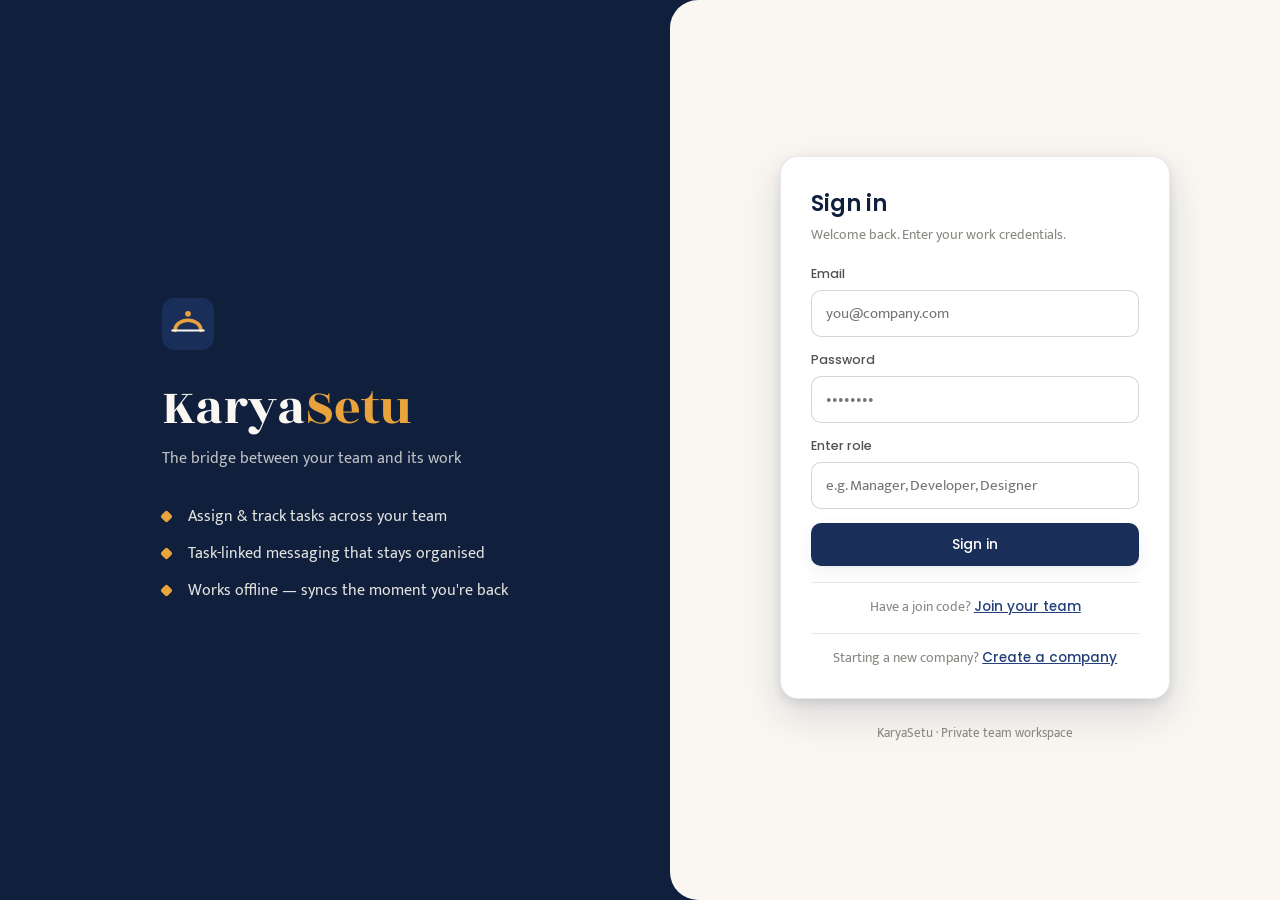
<file: templates/login.html>
<!doctype html>
<html lang="en">
<head>
  <meta charset="utf-8">
  <meta name="viewport" content="width=device-width, initial-scale=1, viewport-fit=cover">
  <title>Sign in · KaryaSetu</title>
  <meta name="theme-color" content="#1A2E5A">
  <link rel="manifest" href="/manifest.webmanifest">
  <link rel="icon" href="/static/icons/favicon.png">
  <link rel="apple-touch-icon" href="/static/icons/apple-touch-icon.png">
  <meta name="apple-mobile-web-app-capable" content="yes">
  <meta name="mobile-web-app-capable" content="yes">
  <link rel="stylesheet" href="/static/css/fonts.css">
  <link rel="stylesheet" href="/static/css/app.css">
</head>
<body class="login-body">
  <main class="login-wrap">
    <section class="login-brand">
      <div class="login-brand-inner">
        <div class="brand-mark" aria-hidden="true">
          <svg viewBox="0 0 48 48" width="52" height="52">
            <rect width="48" height="48" rx="11" fill="#1A2E5A"/>
            <path d="M12 30a12 9.5 0 0 1 24 0" fill="none" stroke="#E8A33D" stroke-width="3.2" stroke-linecap="round"/>
            <line x1="9.5" y1="30" x2="38.5" y2="30" stroke="#FAF7F2" stroke-width="2" stroke-linecap="round"/>
            <circle cx="24" cy="14.5" r="2.6" fill="#E8A33D"/>
          </svg>
        </div>
        <h1 class="brand-word">Karya<span>Setu</span></h1>
        <p class="brand-tag">The bridge between your team and its work</p>
        <ul class="brand-points">
          <li>Assign &amp; track tasks across your team</li>
          <li>Task-linked messaging that stays organised</li>
          <li>Works offline — syncs the moment you're back</li>
        </ul>
      </div>
    </section>

    <section class="login-panel">
      <form id="login-form" class="login-card" autocomplete="on">
        <h2>Sign in</h2>
        <p class="login-sub">Welcome back. Enter your work credentials.</p>
        <label class="field">
          <span>Email</span>
          <input type="email" name="email" required autocomplete="username"
                 placeholder="you@company.com" inputmode="email">
        </label>
        <label class="field">
          <span>Password</span>
          <input type="password" name="password" required autocomplete="current-password"
                 placeholder="••••••••">
        </label>
        <label class="field">
          <span>Enter role</span>
          <input type="text" name="role" required autocomplete="off"
                 spellcheck="false" placeholder="e.g. Manager, Developer, Designer">
        </label>
        <p id="login-error" class="login-error" role="alert" hidden></p>
        <button type="submit" class="btn btn-primary btn-block" id="login-btn">Sign in</button>
        <p class="login-alt">Have a join code?
          <button type="button" id="show-join" class="linklike">Join your team</button></p>
        <p class="login-alt">Starting a new company?
          <a class="linklike" href="/setup">Create a company</a></p>
      </form>

      <form id="join-form" class="login-card" autocomplete="on" hidden>
        <h2>Join your team</h2>
        <p class="login-sub">Create your account using the join code from your manager.</p>
        <label class="field">
          <span>Full name</span>
          <input name="name" required maxlength="120" autocomplete="name">
        </label>
        <label class="field">
          <span>Email</span>
          <input type="email" name="email" required autocomplete="username"
                 placeholder="you@company.com" inputmode="email">
        </label>
        <label class="field">
          <span>Password</span>
          <input type="password" name="password" required minlength="6"
                 autocomplete="new-password" placeholder="At least 6 characters">
        </label>
        <label class="field">
          <span>Select role</span>
          <select name="role">
            <option value="member" selected>Employee</option>
            <option value="manager">Manager / CEO</option>
          </select>
          <small class="field-hint">A manager reviews and confirms your role
            before your account is activated.</small>
        </label>
        <label class="field">
          <span>Join code</span>
          <input name="code" required autocomplete="off" spellcheck="false"
                 placeholder="e.g. WH-4X7K2" style="text-transform:uppercase">
        </label>
        <p id="join-error" class="login-error" role="alert" hidden></p>
        <button type="submit" class="btn btn-primary btn-block" id="join-btn">Create account &amp; join</button>
        <p class="login-alt">Already have an account?
          <button type="button" id="show-login" class="linklike">Sign in</button></p>
      </form>
      <p class="login-foot">KaryaSetu · Private team workspace</p>
    </section>
  </main>

  <script nonce="{{ csp_nonce }}">
    const form = document.getElementById('login-form');
    const err = document.getElementById('login-error');
    const btn = document.getElementById('login-btn');

    form.addEventListener('submit', async (e) => {
      e.preventDefault();
      err.hidden = true;
      btn.disabled = true;
      btn.textContent = 'Signing in…';
      try {
        const res = await fetch('/api/login', {
          method: 'POST',
          headers: { 'Content-Type': 'application/json', 'X-KS': '1' },
          body: JSON.stringify({ email: form.email.value, password: form.password.value,
                                 role: form.role.value })
        });
        if (res.ok) {
          location.href = '/';
          return;
        }
        const data = await res.json().catch(() => ({}));
        if (res.status === 429) {
          err.textContent = 'Too many failed attempts. Please try again in 15 minutes.';
        } else if (res.status === 403 && data.error === 'pending_approval') {
          err.textContent = data.detail ||
            'Your account is waiting for a manager to approve it.';
        } else if (res.status === 401) {
          err.textContent = 'Incorrect email or password.';
        } else {
          err.textContent = 'Could not sign in. Please try again.';
        }
        err.hidden = false;
      } catch {
        err.textContent = navigator.onLine
          ? 'Could not reach the server. Is it running?'
          : 'You are offline. Connect to the internet to sign in.';
        err.hidden = false;
      }
      btn.disabled = false;
      btn.textContent = 'Sign in';
    });

    // Join-your-team flow
    const joinForm = document.getElementById('join-form');
    const joinErr = document.getElementById('join-error');
    const joinBtn = document.getElementById('join-btn');
    document.getElementById('show-join').addEventListener('click', () => {
      form.hidden = true;
      joinForm.hidden = false;
      joinForm.name.focus();
    });
    document.getElementById('show-login').addEventListener('click', () => {
      joinForm.hidden = true;
      form.hidden = false;
    });

    joinForm.addEventListener('submit', async (e) => {
      e.preventDefault();
      joinErr.hidden = true;
      joinBtn.disabled = true;
      joinBtn.textContent = 'Creating account…';
      try {
        const res = await fetch('/api/join', {
          method: 'POST',
          headers: { 'Content-Type': 'application/json', 'X-KS': '1' },
          body: JSON.stringify({
            name: joinForm.name.value, email: joinForm.email.value,
            password: joinForm.password.value, code: joinForm.code.value,
            role: joinForm.role.value,
          })
        });
        const data = await res.json().catch(() => ({}));
        if (res.ok) {
          // Account is created but PENDING a manager's approval — don't sign in.
          const company = data.company ? String(data.company) : 'your team';
          joinForm.innerHTML =
            '<h2>Request sent</h2>' +
            '<p class="login-sub">Your request to join <b>' +
            company.replace(/</g, '&lt;') + '</b> has been sent to the ' +
            'manager. You’ll be able to sign in as soon as they approve you.</p>' +
            '<button type="button" class="btn btn-primary btn-block" ' +
            'id="back-to-login">Back to sign in</button>';
          document.getElementById('back-to-login').addEventListener('click', () => {
            location.reload();
          });
          return;
        }
        if (res.status === 403 && data.error === 'bad_code') {
          joinErr.textContent = 'Incorrect join code. Please check it with your manager.';
        } else if (res.status === 429) {
          joinErr.textContent = 'Too many attempts. Please try again in 15 minutes.';
        } else {
          joinErr.textContent = data.detail || 'Could not create the account. Please try again.';
        }
        joinErr.hidden = false;
      } catch {
        joinErr.textContent = navigator.onLine
          ? 'Could not reach the server. Please try again.'
          : 'You are offline. Connect to the internet to join.';
        joinErr.hidden = false;
      }
      joinBtn.disabled = false;
      joinBtn.textContent = 'Create account & join';
    });

    if ('serviceWorker' in navigator) {
      navigator.serviceWorker.register('/sw.js').catch(() => {});
    }
  </script>
</body>
</html>
</file>
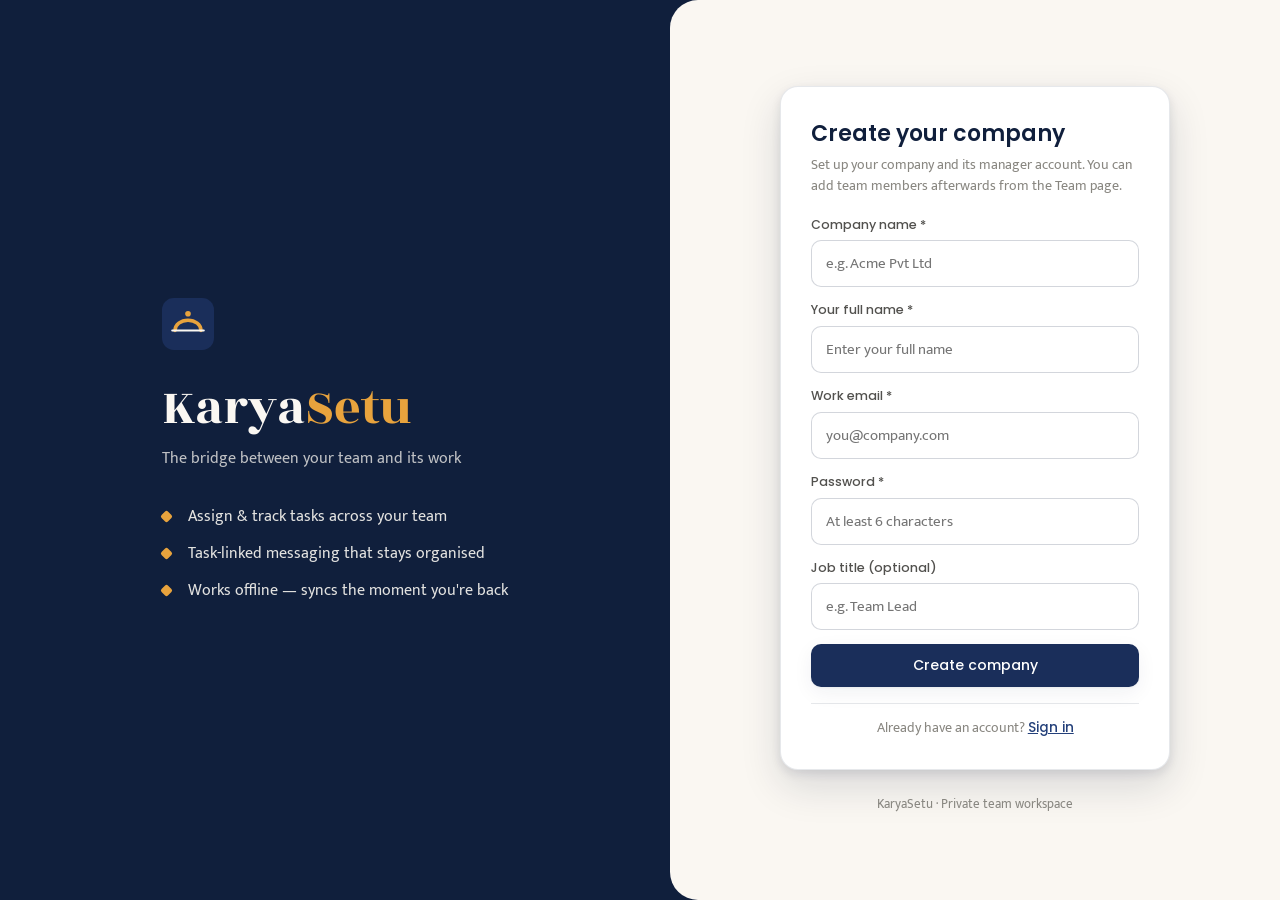
<file: templates/setup.html>
<!doctype html>
<html lang="en">
<head>
  <meta charset="utf-8">
  <meta name="viewport" content="width=device-width, initial-scale=1, viewport-fit=cover">
  <title>Set up · KaryaSetu</title>
  <meta name="theme-color" content="#1A2E5A">
  <link rel="manifest" href="/manifest.webmanifest">
  <link rel="icon" href="/static/icons/favicon.png">
  <link rel="apple-touch-icon" href="/static/icons/apple-touch-icon.png">
  <link rel="stylesheet" href="/static/css/fonts.css">
  <link rel="stylesheet" href="/static/css/app.css">
</head>
<body class="login-body">
  <main class="login-wrap">
    <section class="login-brand">
      <div class="login-brand-inner">
        <div class="brand-mark" aria-hidden="true">
          <svg viewBox="0 0 48 48" width="52" height="52">
            <rect width="48" height="48" rx="11" fill="#1A2E5A"/>
            <path d="M12 30a12 9.5 0 0 1 24 0" fill="none" stroke="#E8A33D" stroke-width="3.2" stroke-linecap="round"/>
            <line x1="9.5" y1="30" x2="38.5" y2="30" stroke="#FAF7F2" stroke-width="2" stroke-linecap="round"/>
            <circle cx="24" cy="14.5" r="2.6" fill="#E8A33D"/>
          </svg>
        </div>
        <h1 class="brand-word">Karya<span>Setu</span></h1>
        <p class="brand-tag">The bridge between your team and its work</p>
        <ul class="brand-points">
          <li>Assign &amp; track tasks across your team</li>
          <li>Task-linked messaging that stays organised</li>
          <li>Works offline — syncs the moment you're back</li>
        </ul>
      </div>
    </section>

    <section class="login-panel">
      <form id="setup-form" class="login-card" autocomplete="on">
        <h2>Create your company</h2>
        <p class="login-sub">Set up your company and its manager account. You can add team members afterwards from the Team page.</p>
        <label class="field">
          <span>Company name *</span>
          <input name="company" required maxlength="160" placeholder="e.g. Acme Pvt Ltd" autocomplete="organization">
        </label>
        <label class="field">
          <span>Your full name *</span>
          <input name="name" required maxlength="120" placeholder="Enter your full name" autocomplete="name">
        </label>
        <label class="field">
          <span>Work email *</span>
          <input type="email" name="email" required autocomplete="username" placeholder="you@company.com" inputmode="email">
        </label>
        <label class="field">
          <span>Password *</span>
          <input type="password" name="password" required minlength="6" autocomplete="new-password" placeholder="At least 6 characters">
        </label>
        <label class="field">
          <span>Job title (optional)</span>
          <input name="title" maxlength="120" placeholder="e.g. Team Lead">
        </label>
        <p id="setup-error" class="login-error" role="alert" hidden></p>
        <button type="submit" class="btn btn-primary btn-block" id="setup-btn">Create company</button>
        <p class="login-alt">Already have an account?
          <a class="linklike" href="/login">Sign in</a></p>
      </form>
      <p class="login-foot">KaryaSetu · Private team workspace</p>
    </section>
  </main>

  <script nonce="{{ csp_nonce }}">
    const form = document.getElementById('setup-form');
    const err = document.getElementById('setup-error');
    const btn = document.getElementById('setup-btn');

    form.addEventListener('submit', async (e) => {
      e.preventDefault();
      err.hidden = true;
      btn.disabled = true;
      btn.textContent = 'Creating…';
      try {
        const res = await fetch('/api/setup', {
          method: 'POST',
          headers: { 'Content-Type': 'application/json', 'X-KS': '1' },
          body: JSON.stringify({
            company: form.company.value, name: form.name.value,
            email: form.email.value, password: form.password.value,
            title: form.title.value,
          })
        });
        const data = await res.json().catch(() => ({}));
        if (res.ok) { location.href = '/'; return; }
        err.textContent = data.detail || (res.status === 409
          ? 'That email is already registered. Please sign in.'
          : 'Could not create the company. Please try again.');
        err.hidden = false;
      } catch {
        err.textContent = 'Could not reach the server. Is it running?';
        err.hidden = false;
      }
      btn.disabled = false;
      btn.textContent = 'Create company';
    });

    if ('serviceWorker' in navigator) {
      navigator.serviceWorker.register('/sw.js').catch(() => {});
    }
  </script>
</body>
</html>
</file>
<file: static/css/fonts.css>
/* Self-hosted Google Fonts (latin subset) — see fetch_fonts.py */
/* Poppins 400 latin */
@font-face {
  font-family: 'Poppins';
  font-style: normal;
  font-weight: 400;
  font-display: swap;
  src: url(/static/fonts/poppins-400.woff2) format('woff2');
  unicode-range: U+0000-00FF, U+0131, U+0152-0153, U+02BB-02BC, U+02C6, U+02DA, U+02DC, U+0304, U+0308, U+0329, U+2000-206F, U+20AC, U+2122, U+2191, U+2193, U+2212, U+2215, U+FEFF, U+FFFD;
}
/* Poppins 500 latin */
@font-face {
  font-family: 'Poppins';
  font-style: normal;
  font-weight: 500;
  font-display: swap;
  src: url(/static/fonts/poppins-500.woff2) format('woff2');
  unicode-range: U+0000-00FF, U+0131, U+0152-0153, U+02BB-02BC, U+02C6, U+02DA, U+02DC, U+0304, U+0308, U+0329, U+2000-206F, U+20AC, U+2122, U+2191, U+2193, U+2212, U+2215, U+FEFF, U+FFFD;
}
/* Poppins 600 latin */
@font-face {
  font-family: 'Poppins';
  font-style: normal;
  font-weight: 600;
  font-display: swap;
  src: url(/static/fonts/poppins-600.woff2) format('woff2');
  unicode-range: U+0000-00FF, U+0131, U+0152-0153, U+02BB-02BC, U+02C6, U+02DA, U+02DC, U+0304, U+0308, U+0329, U+2000-206F, U+20AC, U+2122, U+2191, U+2193, U+2212, U+2215, U+FEFF, U+FFFD;
}
/* Poppins 700 latin */
@font-face {
  font-family: 'Poppins';
  font-style: normal;
  font-weight: 700;
  font-display: swap;
  src: url(/static/fonts/poppins-700.woff2) format('woff2');
  unicode-range: U+0000-00FF, U+0131, U+0152-0153, U+02BB-02BC, U+02C6, U+02DA, U+02DC, U+0304, U+0308, U+0329, U+2000-206F, U+20AC, U+2122, U+2191, U+2193, U+2212, U+2215, U+FEFF, U+FFFD;
}
/* Mukta 400 latin */
@font-face {
  font-family: 'Mukta';
  font-style: normal;
  font-weight: 400;
  font-display: swap;
  src: url(/static/fonts/mukta-400.woff2) format('woff2');
  unicode-range: U+0000-00FF, U+0131, U+0152-0153, U+02BB-02BC, U+02C6, U+02DA, U+02DC, U+0304, U+0308, U+0329, U+2000-206F, U+20AC, U+2122, U+2191, U+2193, U+2212, U+2215, U+FEFF, U+FFFD;
}
/* Mukta 500 latin */
@font-face {
  font-family: 'Mukta';
  font-style: normal;
  font-weight: 500;
  font-display: swap;
  src: url(/static/fonts/mukta-500.woff2) format('woff2');
  unicode-range: U+0000-00FF, U+0131, U+0152-0153, U+02BB-02BC, U+02C6, U+02DA, U+02DC, U+0304, U+0308, U+0329, U+2000-206F, U+20AC, U+2122, U+2191, U+2193, U+2212, U+2215, U+FEFF, U+FFFD;
}
/* Mukta 600 latin */
@font-face {
  font-family: 'Mukta';
  font-style: normal;
  font-weight: 600;
  font-display: swap;
  src: url(/static/fonts/mukta-600.woff2) format('woff2');
  unicode-range: U+0000-00FF, U+0131, U+0152-0153, U+02BB-02BC, U+02C6, U+02DA, U+02DC, U+0304, U+0308, U+0329, U+2000-206F, U+20AC, U+2122, U+2191, U+2193, U+2212, U+2215, U+FEFF, U+FFFD;
}
/* Mukta 700 latin */
@font-face {
  font-family: 'Mukta';
  font-style: normal;
  font-weight: 700;
  font-display: swap;
  src: url(/static/fonts/mukta-700.woff2) format('woff2');
  unicode-range: U+0000-00FF, U+0131, U+0152-0153, U+02BB-02BC, U+02C6, U+02DA, U+02DC, U+0304, U+0308, U+0329, U+2000-206F, U+20AC, U+2122, U+2191, U+2193, U+2212, U+2215, U+FEFF, U+FFFD;
}
/* Rozha One 400 latin */
@font-face {
  font-family: 'Rozha One';
  font-style: normal;
  font-weight: 400;
  font-display: swap;
  src: url(/static/fonts/rozha-one-400.woff2) format('woff2');
  unicode-range: U+0000-00FF, U+0131, U+0152-0153, U+02BB-02BC, U+02C6, U+02DA, U+02DC, U+0304, U+0308, U+0329, U+2000-206F, U+20AC, U+2122, U+2191, U+2193, U+2212, U+2215, U+FEFF, U+FFFD;
}
</file>
<file: static/css/app.css>
/* ============================================================
   KaryaSetu — corporate design system
   Palette: deep indigo + marigold + peacock on warm ivory.
   Type: Poppins (headings/UI) · Mukta (body) · Rozha One (brand)
   Status colors follow the validated data-viz status palette and
   always ship with an icon + label, never color alone.
   ============================================================ */

:root {
  --indigo-900: #101F3C;
  --indigo-700: #1A2E5A;
  --indigo-600: #24407A;
  --indigo-500: #2E529B;
  --indigo-100: #E3E9F4;
  --indigo-50:  #EEF2F9;

  --marigold-600: #C77F1A;
  --marigold-500: #E8A33D;
  --marigold-100: #FBEED8;

  --peacock-700: #0B5348;
  --peacock-600: #0F6B5C;
  --peacock-100: #DDEEEA;

  --page: #FAF7F2;
  --surface: #FFFFFF;
  --surface-2: #F5F1EA;
  --hairline: rgba(16, 31, 60, 0.10);
  --hairline-strong: rgba(16, 31, 60, 0.18);

  --ink: #1C2436;
  --ink-2: #52514E;
  --ink-3: #898781;

  --st-good: #0ca30c;
  --st-good-ink: #0A6B0A;
  --st-good-bg: #E5F5E5;
  --st-warning: #fab219;
  --st-warning-ink: #8A5C00;
  --st-warning-bg: #FEF4DC;
  --st-serious: #ec835a;
  --st-serious-ink: #A8502B;
  --st-serious-bg: #FDEEE7;
  --st-critical: #d03b3b;
  --st-critical-ink: #B32E2E;
  --st-critical-bg: #FBE7E7;
  --series-blue: #2a78d6;
  --series-blue-ink: #1C5CAB;
  --series-blue-bg: #E7F0FB;

  --radius: 14px;
  --radius-sm: 10px;
  --shadow: 0 1px 2px rgba(16,31,60,.05), 0 6px 20px rgba(16,31,60,.06);
  --shadow-lg: 0 4px 10px rgba(16,31,60,.10), 0 16px 40px rgba(16,31,60,.14);

  --font-head: 'Poppins', 'Segoe UI', system-ui, sans-serif;
  --font-body: 'Mukta', 'Segoe UI', system-ui, sans-serif;
  --font-display: 'Rozha One', Georgia, serif;
}

* { box-sizing: border-box; }
html { -webkit-text-size-adjust: 100%; }

body {
  margin: 0;
  font-family: var(--font-body);
  font-size: 16px;
  line-height: 1.5;
  color: var(--ink);
  background-color: var(--page);
  -webkit-font-smoothing: antialiased;
}

h1, h2, h3, h4 { font-family: var(--font-head); margin: 0; }
p { margin: 0; }
a { color: inherit; text-decoration: none; }
button { font-family: inherit; cursor: pointer; }
dl, dt, dd { margin: 0; }

.icon {
  width: 18px; height: 18px;
  fill: none; stroke: currentColor;
  stroke-width: 2; stroke-linecap: round; stroke-linejoin: round;
  flex-shrink: 0;
  vertical-align: -3px;
}
.muted { color: var(--ink-3); }

::-webkit-scrollbar { width: 10px; height: 10px; }
::-webkit-scrollbar-thumb { background: rgba(16,31,60,.16); border-radius: 8px; border: 3px solid transparent; background-clip: content-box; }
::-webkit-scrollbar-track { background: transparent; }

:focus-visible { outline: 2px solid var(--indigo-500); outline-offset: 2px; border-radius: 4px; }

/* ---------------------------------------------------------- topbar */

.topbar {
  position: sticky; top: 0; z-index: 40;
  display: flex; align-items: center; justify-content: space-between;
  height: 64px; padding: 0 20px;
  background: var(--surface);
  border-bottom: 1px solid var(--hairline);
}

.brand { display: inline-flex; align-items: center; gap: 10px; }
.brand-logo { width: 34px; height: 34px; border-radius: 9px; }
.brand-name {
  font-family: var(--font-head); font-weight: 700; font-size: 19px;
  color: var(--indigo-900); letter-spacing: .2px;
}
.brand-name b { color: var(--marigold-600); font-weight: 700; }

.topbar-right { display: flex; align-items: center; gap: 10px; }

.sync-pill {
  display: inline-flex; align-items: center; gap: 6px;
  padding: 6px 12px; border: 1px solid var(--hairline); border-radius: 999px;
  font-family: var(--font-head); font-size: 12px; font-weight: 500;
  background: var(--surface); color: var(--ink-2);
}
.sync-pill .icon { width: 14px; height: 14px; }
.sync-pill.online  { background: var(--peacock-100); color: var(--peacock-700); border-color: transparent; }
.sync-pill.offline { background: var(--surface-2); color: var(--ink-2); }
.sync-pill.syncing { background: var(--series-blue-bg); color: var(--series-blue-ink); border-color: transparent; }
.sync-pill.syncing .icon { animation: spin 1.1s linear infinite; }
.sync-pill.pending { background: var(--st-warning-bg); color: var(--st-warning-ink); border-color: transparent; }
.sync-pill.synced  { background: var(--st-good-bg); color: var(--st-good-ink); border-color: transparent; }
@keyframes spin { to { transform: rotate(360deg); } }
@media (prefers-reduced-motion: reduce) { .sync-pill.syncing .icon { animation: none; } }

.iconbtn {
  position: relative;
  display: inline-flex; align-items: center; justify-content: center;
  width: 40px; height: 40px; border-radius: 12px;
  border: none; background: transparent; color: var(--ink-2);
}
.iconbtn:hover { background: var(--indigo-50); color: var(--indigo-700); }
.badge {
  position: absolute; top: 4px; right: 3px;
  min-width: 17px; height: 17px; padding: 0 4px;
  border-radius: 999px; background: var(--st-critical); color: #fff;
  font-family: var(--font-head); font-size: 10px; font-weight: 600;
  line-height: 17px; text-align: center;
  border: 2px solid var(--surface);
}

.avatar-wrap { position: relative; }
.avatar {
  width: 38px; height: 38px; border-radius: 50%;
  border: 2px solid var(--surface);
  box-shadow: 0 0 0 1px var(--hairline);
  font-family: var(--font-head); font-weight: 600; font-size: 13px;
  display: inline-flex; align-items: center; justify-content: center;
}
.dropdown {
  position: absolute; right: 0; top: calc(100% + 10px);
  min-width: 230px; background: var(--surface);
  border: 1px solid var(--hairline); border-radius: var(--radius);
  box-shadow: var(--shadow-lg); padding: 6px; z-index: 60;
}
.dropdown-head { padding: 10px 12px 12px; border-bottom: 1px solid var(--hairline); margin-bottom: 6px; display: grid; }
.dropdown-head strong { font-family: var(--font-head); font-size: 14px; }
.dropdown-head span { font-size: 13px; }
.dropdown-item {
  display: flex; align-items: center; gap: 10px;
  width: 100%; padding: 10px 12px; border: none; background: none;
  border-radius: var(--radius-sm);
  font-family: var(--font-head); font-size: 13px; font-weight: 500; color: var(--ink);
  text-align: left;
}
.dropdown-item:hover { background: var(--indigo-50); }
.dropdown-item.danger { color: var(--st-critical-ink); }
.dropdown-item.danger:hover { background: var(--st-critical-bg); }

/* ---------------------------------------------------------- layout & nav */

.layout {
  display: grid; grid-template-columns: 236px minmax(0, 1fr);
  min-height: calc(100dvh - 64px);
}

.sidenav {
  padding: 18px 12px;
  border-right: 1px solid var(--hairline);
  background: var(--surface);
  display: flex; flex-direction: column; gap: 4px;
  position: sticky; top: 64px; height: calc(100dvh - 64px);
}
.nav-item {
  display: flex; align-items: center; gap: 12px;
  padding: 11px 14px; border-radius: var(--radius-sm);
  font-family: var(--font-head); font-size: 14px; font-weight: 500;
  color: var(--ink-2); position: relative;
}
.nav-item:hover { background: var(--indigo-50); color: var(--indigo-700); }
.nav-item.active { background: var(--indigo-50); color: var(--indigo-700); }
.nav-item.active::before {
  content: ''; position: absolute; left: -12px; top: 8px; bottom: 8px;
  width: 3px; border-radius: 3px; background: var(--marigold-500);
}
.nav-badge {
  margin-left: auto; min-width: 20px; height: 20px; padding: 0 6px;
  border-radius: 999px; background: var(--marigold-500); color: var(--indigo-900);
  font-size: 11px; font-weight: 600; line-height: 20px; text-align: center;
}
.nav-cta {
  margin-top: 14px;
  display: flex; align-items: center; justify-content: center; gap: 8px;
  padding: 12px 14px; border-radius: var(--radius-sm);
  background: var(--indigo-700); color: #fff;
  font-family: var(--font-head); font-size: 14px; font-weight: 500;
  box-shadow: var(--shadow);
}
.nav-cta:hover { background: var(--indigo-600); }

.view { padding: 26px 30px 40px; max-width: 1240px; width: 100%; margin: 0 auto; min-width: 0; }
.view-loading { padding: 60px 0; text-align: center; color: var(--ink-3); font-family: var(--font-head); }

/* ---------------------------------------------------------- common elements */

.view-head {
  display: flex; align-items: flex-start; justify-content: space-between;
  gap: 16px; margin-bottom: 22px; flex-wrap: wrap;
}
.view-title { font-size: 24px; font-weight: 600; color: var(--indigo-900); }
.page-sub { font-size: 14px; color: var(--ink-3); margin-top: 2px; }

.card {
  background: var(--surface);
  border: 1px solid var(--hairline);
  border-radius: var(--radius);
  box-shadow: var(--shadow);
  padding: 20px;
  margin-bottom: 18px;
}
.card-title {
  display: flex; align-items: center; gap: 8px;
  font-size: 15px; font-weight: 600; color: var(--indigo-900);
  margin-bottom: 14px;
}
.card-title .icon { width: 16px; height: 16px; color: var(--marigold-600); }
.card-note { margin-left: auto; font-size: 12px; font-weight: 500; color: var(--ink-3); }

.btn {
  display: inline-flex; align-items: center; justify-content: center; gap: 8px;
  padding: 10px 18px; border-radius: var(--radius-sm);
  font-family: var(--font-head); font-size: 14px; font-weight: 500;
  border: 1px solid transparent; transition: background .15s, border-color .15s;
  white-space: nowrap;
}
.btn .icon { width: 16px; height: 16px; }
.btn-primary { background: var(--indigo-700); color: #fff; box-shadow: var(--shadow); }
.btn-primary:hover { background: var(--indigo-600); }
.btn-ghost { background: var(--surface); color: var(--ink); border-color: var(--hairline-strong); }
.btn-ghost:hover { background: var(--indigo-50); border-color: var(--indigo-100); }
.btn-block { width: 100%; }
.btn-sm { padding: 7px 12px; font-size: 13px; }
.btn:disabled { opacity: .6; cursor: default; }

.action-row { display: flex; gap: 10px; flex-wrap: wrap; margin-top: 14px; }
.backlink {
  display: inline-flex; align-items: center; gap: 6px;
  font-family: var(--font-head); font-size: 13px; font-weight: 500;
  color: var(--ink-3); margin-bottom: 14px;
}
.backlink:hover { color: var(--indigo-700); }

/* chips — status & priority (icon + label, never color alone) */
.chip {
  display: inline-flex; align-items: center; gap: 5px;
  padding: 4px 10px; border-radius: 999px;
  font-family: var(--font-head); font-size: 12px; font-weight: 500;
  background: var(--surface-2); color: var(--ink-2);
  white-space: nowrap;
}
.chip .icon { width: 13px; height: 13px; }
.chip.st-pending   { background: var(--surface-2); color: var(--ink-2); }
.chip.st-progress  { background: var(--series-blue-bg); color: var(--series-blue-ink); }
.chip.st-completed { background: var(--st-good-bg); color: var(--st-good-ink); }
.chip.st-overdue   { background: var(--st-critical-bg); color: var(--st-critical-ink); }
.chip.pr-low    { background: var(--surface-2); color: var(--ink-2); }
.chip.pr-medium { background: var(--indigo-50); color: var(--indigo-600); }
.chip.pr-high   { background: var(--st-serious-bg); color: var(--st-serious-ink); }
.chip.pr-urgent { background: var(--st-critical-bg); color: var(--st-critical-ink); }
.chip.due { background: var(--surface-2); color: var(--ink-2); }
.chip.due-soon { background: var(--st-warning-bg); color: var(--st-warning-ink); }
.chip.due-over { background: var(--st-critical-bg); color: var(--st-critical-ink); }
.chip.pending-sync { background: var(--marigold-100); color: var(--marigold-600); }
.chip.role-mgr { background: var(--marigold-100); color: var(--marigold-600); }
.chip.role-member { background: var(--indigo-50); color: var(--indigo-600); }
.chip.role-pending { background: var(--marigold-100); color: var(--marigold-600); }

.av {
  display: inline-flex; align-items: center; justify-content: center;
  width: 36px; height: 36px; border-radius: 50%;
  font-family: var(--font-head); font-weight: 600; font-size: 13px;
  flex-shrink: 0;
}
.av-xs { width: 24px; height: 24px; font-size: 10px; }
.av-sm { width: 30px; height: 30px; font-size: 11px; }
.av-md { width: 40px; height: 40px; font-size: 14px; }
.av-lg { width: 48px; height: 48px; font-size: 16px; }
.av-task { background: var(--indigo-100); color: var(--indigo-700); }
.av-task .icon { width: 18px; height: 18px; }

.person { display: inline-flex; align-items: center; gap: 7px; font-size: 14px; }

.online-dot {
  display: inline-block; width: 8px; height: 8px; border-radius: 50%;
  background: var(--st-good); margin-left: 6px;
  box-shadow: 0 0 0 2px var(--surface);
}
.unread-dot {
  min-width: 19px; height: 19px; padding: 0 5px; border-radius: 999px;
  background: var(--marigold-500); color: var(--indigo-900);
  font-family: var(--font-head); font-size: 11px; font-weight: 600;
  line-height: 19px; text-align: center;
}
.unread-dot.solo { min-width: 10px; height: 10px; padding: 0; }

/* list rows */
.list-row {
  display: flex; align-items: center; gap: 12px;
  padding: 11px 10px; border-radius: var(--radius-sm);
  border-bottom: 1px solid var(--hairline);
}
.list-row:last-child { border-bottom: none; }
.list-row:hover { background: var(--indigo-50); }
.list-row.slim { padding: 9px 10px; }
.lr-main { display: grid; gap: 1px; min-width: 0; flex: 1; font-size: 14px; }
.lr-main strong { font-family: var(--font-head); font-weight: 500; font-size: 14px; }
.lr-sub { font-size: 12.5px; color: var(--ink-3); }
.lr-time { font-size: 11.5px; color: var(--ink-3); white-space: nowrap; }
.clamp {
  display: -webkit-box; -webkit-line-clamp: 2; -webkit-box-orient: vertical;
  overflow: hidden;
}
.empty-line { color: var(--ink-3); font-size: 14px; padding: 6px 2px; }
.empty-line.center { text-align: center; margin: auto; }

.empty {
  text-align: center; padding: 40px 20px; color: var(--ink-2);
  display: grid; justify-items: center; gap: 8px;
}
.empty.tall { padding: 90px 20px; }
.empty h3 { font-size: 17px; color: var(--ink); }
.empty p { font-size: 14px; color: var(--ink-3); max-width: 380px; }
.empty-ic { width: 42px; height: 42px; color: var(--ink-3); stroke-width: 1.5; }

/* ---------------------------------------------------------- dashboard */

.tiles {
  display: grid; grid-template-columns: repeat(auto-fit, minmax(160px, 1fr));
  gap: 14px; margin-bottom: 22px;
}
.tile {
  background: var(--surface); border: 1px solid var(--hairline);
  border-radius: var(--radius); box-shadow: var(--shadow);
  padding: 16px 18px; display: grid; gap: 2px;
  grid-template-areas: "ic val" "ic lbl"; grid-template-columns: auto 1fr;
  column-gap: 14px; align-items: center;
}
.tile-ic {
  grid-area: ic; width: 42px; height: 42px; border-radius: 12px;
  display: inline-flex; align-items: center; justify-content: center;
}
.tile-ic .icon { width: 20px; height: 20px; }
.tile-value {
  grid-area: val; font-family: var(--font-head); font-weight: 600;
  font-size: 26px; line-height: 1.1; color: var(--ink);
}
.tile-label { grid-area: lbl; font-size: 13px; color: var(--ink-2); }
.tl-total     .tile-ic { background: var(--indigo-50); color: var(--indigo-700); }
.tl-pending   .tile-ic { background: var(--surface-2); color: var(--ink-2); }
.tl-progress  .tile-ic { background: var(--series-blue-bg); color: var(--series-blue-ink); }
.tl-completed .tile-ic { background: var(--st-good-bg); color: var(--st-good-ink); }
.tl-overdue   .tile-ic { background: var(--st-critical-bg); color: var(--st-critical-ink); }
.tl-duesoon   .tile-ic { background: var(--st-warning-bg); color: var(--st-warning-ink); }

.grid-2 { display: grid; grid-template-columns: minmax(0, 1.25fr) minmax(0, 1fr); gap: 18px; align-items: start; }
.grid-2 .col { min-width: 0; }

/* workload bars — single series, thin marks, rounded data end */
.bar-row {
  position: relative;
  display: grid; grid-template-columns: 130px 1fr 34px;
  align-items: center; gap: 10px; padding: 7px 0;
}
.bar-name {
  display: inline-flex; align-items: center; gap: 8px;
  font-family: var(--font-head); font-size: 13px; font-weight: 500;
  color: var(--ink-2); min-width: 0;
}
.bar-track {
  position: relative; height: 14px;
  border-left: 2px solid var(--hairline-strong);
}
.bar-fill {
  position: absolute; left: 0; top: 0; bottom: 0;
  background: var(--series-blue);
  border-radius: 0 4px 4px 0;
  min-width: 2px;
}
.bar-val {
  font-family: var(--font-head); font-size: 13px; font-weight: 500;
  color: var(--ink-2); text-align: right;
  font-variant-numeric: tabular-nums;
}
[data-tip] { cursor: default; }
[data-tip]:hover::after {
  content: attr(data-tip);
  position: absolute; left: 50%; bottom: calc(100% + 2px);
  transform: translateX(-50%);
  background: var(--indigo-900); color: #fff;
  font-family: var(--font-head); font-size: 12px; font-weight: 400;
  padding: 5px 10px; border-radius: 8px; white-space: nowrap;
  box-shadow: var(--shadow-lg); z-index: 20; pointer-events: none;
}

/* ---------------------------------------------------------- tasks */

.toolbar {
  display: flex; align-items: center; justify-content: space-between;
  gap: 14px; margin-bottom: 16px; flex-wrap: wrap;
}
.filter-row { display: flex; gap: 8px; flex-wrap: wrap; }
.fchip {
  padding: 7px 14px; border-radius: 999px;
  border: 1px solid var(--hairline-strong); background: var(--surface);
  font-family: var(--font-head); font-size: 13px; font-weight: 500;
  color: var(--ink-2);
}
.fchip b { font-weight: 600; color: var(--ink-3); margin-left: 2px; }
.fchip:hover { border-color: var(--indigo-500); color: var(--indigo-700); }
.fchip.active { background: var(--indigo-700); border-color: var(--indigo-700); color: #fff; }
.fchip.active b { color: var(--marigold-500); }
/* Requests tab with waiting approvals draws attention. */
.fchip.has-badge { border-color: var(--marigold-500); }
.fchip.has-badge b { color: var(--marigold-600); }
.fchip.has-badge.active { background: var(--marigold-500); border-color: var(--marigold-500); }
.fchip.has-badge.active b { color: #fff; }

.searchbar {
  display: inline-flex; align-items: center; gap: 8px;
  padding: 8px 14px; border-radius: var(--radius-sm);
  border: 1px solid var(--hairline-strong); background: var(--surface);
  color: var(--ink-3); min-width: 220px;
}
.searchbar .icon { width: 15px; height: 15px; }
.searchbar input {
  border: none; outline: none; background: none;
  font-family: var(--font-body); font-size: 14px; color: var(--ink);
  width: 100%;
}

.task-list { display: grid; gap: 12px; }
.task-card {
  display: block; background: var(--surface);
  border: 1px solid var(--hairline); border-radius: var(--radius);
  box-shadow: var(--shadow); padding: 16px 18px;
  transition: border-color .15s, transform .15s;
}
.task-card:hover { border-color: var(--indigo-500); transform: translateY(-1px); }
.t-top { display: flex; align-items: flex-start; justify-content: space-between; gap: 12px; }
.t-title { font-size: 16px; font-weight: 600; color: var(--ink); min-width: 0; }
.t-desc { font-size: 14px; color: var(--ink-2); margin-top: 4px; }
.t-meta { display: flex; align-items: center; gap: 8px; flex-wrap: wrap; margin-top: 12px; }

/* ---------------------------------------------------------- task detail */

.detail-grid { display: grid; grid-template-columns: minmax(0, 1.5fr) minmax(0, 1fr); gap: 18px; align-items: start; }
.detail-grid .col { min-width: 0; }
.detail-title { font-size: 21px; font-weight: 600; color: var(--indigo-900); }
.detail-desc { font-size: 15px; color: var(--ink-2); margin-top: 14px; }
.info-grid {
  display: grid; grid-template-columns: auto 1fr; gap: 10px 18px;
  font-size: 14px; align-items: center;
}
.info-grid dt { font-family: var(--font-head); font-size: 12.5px; font-weight: 500; color: var(--ink-3); }
.info-grid dd { color: var(--ink); }

.done-banner, .over-banner {
  display: flex; align-items: center; gap: 12px;
  border-radius: var(--radius-sm); padding: 12px 16px; margin-top: 16px;
}
.done-banner { background: var(--st-good-bg); color: var(--st-good-ink); }
.over-banner { background: var(--st-critical-bg); color: var(--st-critical-ink); }
.done-banner .icon, .over-banner .icon { width: 22px; height: 22px; }
.done-banner div, .over-banner div { display: grid; }
.done-banner b, .over-banner b { font-family: var(--font-head); font-size: 14px; }
.done-banner span, .over-banner span { font-size: 13px; }

.timeline { display: grid; gap: 2px; }
.tl-item { position: relative; padding: 6px 0 10px 24px; }
.tl-item::before {
  content: ''; position: absolute; left: 4px; top: 22px; bottom: -4px;
  width: 2px; background: var(--hairline);
}
.tl-item:last-child::before { display: none; }
.tl-dot {
  position: absolute; left: 0; top: 11px;
  width: 10px; height: 10px; border-radius: 50%;
  background: var(--ink-3);
}
.tl-dot.st-progress { background: var(--series-blue); }
.tl-dot.st-completed { background: var(--st-good); }
.tl-dot.st-pending { background: var(--ink-3); }
.tl-item p { font-size: 14px; }

/* ---------------------------------------------------------- messages */

.chat-layout {
  display: grid; grid-template-columns: 320px minmax(0, 1fr);
  height: calc(100dvh - 118px);
  background: var(--surface); border: 1px solid var(--hairline);
  border-radius: var(--radius); box-shadow: var(--shadow); overflow: hidden;
}
.conv-list { border-right: 1px solid var(--hairline); overflow-y: auto; min-width: 0; }
.pane-head { padding: 18px 18px 12px; position: sticky; top: 0; background: var(--surface); z-index: 2; }
.pane-head h1 { font-size: 18px; font-weight: 600; color: var(--indigo-900); }

.conv-item {
  display: flex; align-items: center; gap: 12px;
  padding: 12px 16px; border-bottom: 1px solid var(--hairline);
}
.conv-item:hover { background: var(--indigo-50); }
.conv-item.active { background: var(--indigo-50); box-shadow: inset 3px 0 0 var(--marigold-500); }
.conv-name {
  font-family: var(--font-head); font-size: 14px; font-weight: 500;
  display: inline-flex; align-items: center; gap: 6px; min-width: 0;
}
.conv-name .tag {
  font-style: normal; font-size: 10px; font-weight: 600;
  text-transform: uppercase; letter-spacing: .4px;
  background: var(--indigo-100); color: var(--indigo-600);
  border-radius: 5px; padding: 1px 6px;
}
.conv-side { display: grid; justify-items: end; gap: 4px; }

.chat-pane { display: flex; flex-direction: column; min-width: 0; }
.chat-head {
  display: flex; align-items: center; gap: 12px;
  padding: 12px 18px; border-bottom: 1px solid var(--hairline);
  background: var(--surface);
}
.chat-empty { margin: auto; }

.chat-msgs {
  flex: 1; overflow-y: auto; padding: 18px;
  display: flex; flex-direction: column; gap: 10px;
  background: var(--page);
}
.chat-msgs.inline {
  height: 300px; flex: none; border: 1px solid var(--hairline);
  border-radius: var(--radius-sm); margin-bottom: 10px;
}
.msg { display: flex; align-items: flex-end; gap: 8px; max-width: 78%; }
.msg.mine { align-self: flex-end; flex-direction: row-reverse; }
.msg-bubble {
  background: var(--surface); border: 1px solid var(--hairline);
  border-radius: 14px 14px 14px 4px;
  padding: 8px 12px 6px; box-shadow: var(--shadow);
  min-width: 0;
}
.msg.mine .msg-bubble {
  background: var(--indigo-700); border-color: var(--indigo-700); color: #fff;
  border-radius: 14px 14px 4px 14px;
}
.msg.pending .msg-bubble { opacity: .8; }
.msg-who {
  display: block; font-family: var(--font-head); font-size: 11px;
  font-weight: 600; color: var(--marigold-600); margin-bottom: 1px;
}
.msg-bubble p { font-size: 14.5px; overflow-wrap: break-word; }
.msg-meta {
  display: flex; justify-content: flex-end; align-items: center; gap: 4px;
  font-size: 10.5px; color: var(--ink-3); margin-top: 2px;
}
.msg.mine .msg-meta { color: rgba(255,255,255,.75); }
.msg-tick { width: 12px; height: 12px; }

.composer {
  display: flex; gap: 10px; padding: 12px 16px;
  border-top: 1px solid var(--hairline); background: var(--surface);
}
.chat-msgs.inline + .composer { border: none; padding: 0; }
.composer input {
  flex: 1; padding: 11px 16px;
  border: 1px solid var(--hairline-strong); border-radius: 999px;
  font-family: var(--font-body); font-size: 15px; color: var(--ink);
  outline: none; background: var(--surface); min-width: 0;
}
.composer input:focus { border-color: var(--indigo-500); }
.btn-send { border-radius: 50%; width: 44px; height: 44px; padding: 0; flex-shrink: 0; }

/* ---------------------------------------------------------- notifications */

.notif-list { padding: 6px; }
.notif-item {
  display: flex; align-items: center; gap: 14px; width: 100%;
  padding: 13px 14px; border: none; background: none; text-align: left;
  border-radius: var(--radius-sm); border-bottom: 1px solid var(--hairline);
  font-family: var(--font-body); font-size: 14px; color: var(--ink);
}
.notif-item:last-child { border-bottom: none; }
.notif-item:hover { background: var(--indigo-50); }
.notif-item.unread { background: var(--indigo-50); }
.notif-item.unread:hover { background: var(--indigo-100); }
.n-ic {
  width: 38px; height: 38px; border-radius: 12px; flex-shrink: 0;
  display: inline-flex; align-items: center; justify-content: center;
}
.n-ic .icon { width: 17px; height: 17px; }
.n-ic.task_assigned  { background: var(--indigo-50); color: var(--indigo-700); }
.n-ic.message        { background: var(--peacock-100); color: var(--peacock-700); }
.n-ic.task_completed { background: var(--st-good-bg); color: var(--st-good-ink); }
.n-ic.due_soon       { background: var(--st-warning-bg); color: var(--st-warning-ink); }
.n-ic.overdue        { background: var(--st-critical-bg); color: var(--st-critical-ink); }
.n-ic.status_changed { background: var(--surface-2); color: var(--ink-2); }
.n-ic.team           { background: var(--marigold-100); color: var(--marigold-600); }

/* ---------------------------------------------------------- team */

.member-grid {
  display: grid; grid-template-columns: repeat(auto-fill, minmax(250px, 1fr));
  gap: 14px; margin-bottom: 18px;
}
.member-card { margin-bottom: 0; }
.member-top { display: flex; align-items: center; gap: 12px; }
.member-stats {
  display: flex; gap: 18px; margin-top: 14px;
  font-size: 13px; color: var(--ink-2);
}
.member-stats b { font-family: var(--font-head); font-size: 15px; color: var(--ink); }

/* ---------------------------------------------------------- forms */

.form { max-width: 720px; }
.field { display: grid; gap: 6px; margin-bottom: 14px; }
.field > span {
  font-family: var(--font-head); font-size: 12.5px; font-weight: 500;
  color: var(--ink-2);
}
.field input, .field select, .field textarea {
  padding: 10px 14px; border: 1px solid var(--hairline-strong);
  border-radius: var(--radius-sm); background: var(--surface);
  font-family: var(--font-body); font-size: 15px; color: var(--ink);
  outline: none; width: 100%;
}
.field textarea { resize: vertical; }
.field-hint { display: block; margin-top: 5px; font-size: 12.5px;
  color: var(--ink-3); line-height: 1.35; }
.approve-role { margin: 10px 0 0; }
.approve-role span { font-size: 12.5px; color: var(--ink-3); }
.field input:focus, .field select:focus, .field textarea:focus {
  border-color: var(--indigo-500);
  box-shadow: 0 0 0 3px var(--indigo-50);
}
.form-row { display: grid; grid-template-columns: repeat(3, minmax(0, 1fr)); gap: 14px; }
.form-row .field { margin-bottom: 14px; }

/* ---------------------------------------------------------- toasts */

.toasts {
  position: fixed; top: 74px; right: 18px; z-index: 100;
  display: grid; gap: 10px; max-width: min(360px, calc(100vw - 32px));
  pointer-events: none; /* toasts are announcements — never block clicks */
}
.toast {
  display: flex; align-items: center; gap: 10px;
  background: var(--indigo-900); color: #fff;
  border-radius: var(--radius-sm); padding: 12px 16px;
  box-shadow: var(--shadow-lg);
  font-family: var(--font-head); font-size: 13px; font-weight: 400;
  opacity: 0; transform: translateY(-6px);
  transition: opacity .25s, transform .25s;
}
.toast.show { opacity: 1; transform: none; }
.toast .icon { width: 16px; height: 16px; color: var(--marigold-500); }

/* ---------------------------------------------------------- login */

.login-body {
  background: var(--indigo-900);
  min-height: 100dvh;
}
.login-wrap {
  display: grid; grid-template-columns: minmax(0, 1.1fr) minmax(0, 1fr);
  min-height: 100dvh;
}
.login-brand { display: flex; align-items: center; justify-content: center; padding: 48px; }
.login-brand-inner { max-width: 440px; color: var(--page); }
.brand-mark { margin-bottom: 22px; }
.brand-word {
  font-family: var(--font-display); font-weight: 400; font-size: 52px;
  line-height: 1.1; color: var(--page); margin: 0;
}
.brand-word span { color: var(--marigold-500); }
.brand-tag { font-size: 16px; color: rgba(250,247,242,.75); margin-top: 10px; }
.brand-points { list-style: none; padding: 0; margin: 34px 0 0; display: grid; gap: 14px; }
.brand-points li {
  position: relative; padding-left: 26px; font-size: 15.5px;
  color: rgba(250,247,242,.9);
}
.brand-points li::before {
  content: ''; position: absolute; left: 0; top: 7px;
  width: 9px; height: 9px; background: var(--marigold-500);
  transform: rotate(45deg); border-radius: 2px;
}

.login-panel {
  background: var(--page);
  display: flex; flex-direction: column; align-items: center; justify-content: center;
  padding: 40px 24px; border-radius: 28px 0 0 28px;
}
.login-card {
  width: 100%; max-width: 390px;
  background: var(--surface); border: 1px solid var(--hairline);
  border-radius: 18px; box-shadow: var(--shadow-lg); padding: 30px;
}
.login-card h2 { font-size: 22px; font-weight: 600; color: var(--indigo-900); }
.login-sub { font-size: 14px; color: var(--ink-3); margin: 4px 0 20px; }
.login-error {
  background: var(--st-critical-bg); color: var(--st-critical-ink);
  border-radius: var(--radius-sm); padding: 10px 14px; font-size: 13.5px;
  margin-bottom: 14px;
}
.login-alt {
  margin-top: 16px; padding-top: 14px; border-top: 1px solid var(--hairline);
  font-size: 13.5px; color: var(--ink-3); text-align: center;
}
.linklike {
  border: none; background: none; padding: 0; cursor: pointer;
  font-family: var(--font-head); font-size: inherit; font-weight: 500;
  color: var(--indigo-600); text-decoration: underline;
}
.linklike:hover { color: var(--indigo-900); }

.code-row { display: flex; align-items: center; gap: 12px; flex-wrap: wrap; margin-bottom: 10px; }
.team-code {
  font-family: var(--font-head); font-weight: 600; font-size: 22px;
  letter-spacing: 3px; color: var(--indigo-900);
  background: var(--indigo-50); border: 1px dashed var(--indigo-100);
  padding: 8px 18px; border-radius: var(--radius-sm);
  user-select: all;
}

.login-demo { margin-top: 20px; padding-top: 16px; border-top: 1px solid var(--hairline); }
.login-demo p {
  font-family: var(--font-head); font-size: 11.5px; font-weight: 500;
  text-transform: uppercase; letter-spacing: .5px; color: var(--ink-3);
  margin-bottom: 10px;
}
.demo-chip {
  display: inline-flex; margin: 0 6px 8px 0; padding: 7px 12px;
  border: 1px solid var(--hairline-strong); border-radius: 999px;
  background: var(--surface); font-family: var(--font-head);
  font-size: 12.5px; font-weight: 500; color: var(--ink-2);
}
.demo-chip:hover { border-color: var(--indigo-500); color: var(--indigo-700); }
.login-foot { margin-top: 26px; font-size: 12.5px; color: var(--ink-3); }

/* ---------------------------------------------------------- responsive */

.only-mobile { display: none; }

@media (max-width: 1100px) {
  .grid-2, .detail-grid { grid-template-columns: 1fr; }
}

@media (max-width: 900px) {
  .login-wrap { grid-template-columns: 1fr; }
  .login-brand { padding: 42px 24px 26px; }
  .login-brand-inner { text-align: center; }
  .brand-word { font-size: 38px; }
  .brand-points { display: none; }
  .login-panel { border-radius: 28px 28px 0 0; flex: 1; }
}

@media (max-width: 860px) {
  .layout { grid-template-columns: 1fr; min-height: auto; }

  .sidenav {
    position: fixed; left: 0; right: 0; bottom: 0; top: auto; z-index: 50;
    height: auto; flex-direction: row; gap: 0;
    padding: 6px 8px calc(6px + env(safe-area-inset-bottom));
    border-right: none; border-top: 1px solid var(--hairline);
    box-shadow: 0 -4px 16px rgba(16,31,60,.06);
  }
  .nav-item, .nav-cta {
    flex: 1; flex-direction: column; gap: 3px;
    padding: 8px 4px; font-size: 10.5px; margin: 0;
  }
  .nav-item.active::before { display: none; }
  .nav-cta { background: none; color: var(--ink-2); box-shadow: none; margin-top: 0; }
  .nav-cta .icon {
    background: var(--indigo-700); color: #fff; border-radius: 50%;
    width: 26px; height: 26px; padding: 5px;
  }
  .nav-cta:hover { background: var(--indigo-50); }
  .nav-badge {
    position: absolute; top: 2px; right: calc(50% - 22px);
    margin: 0; min-width: 17px; height: 17px; line-height: 17px; font-size: 10px;
  }
  .nav-item { position: relative; }

  .view { padding: 18px 16px calc(96px + env(safe-area-inset-bottom)); }
  .topbar { padding: 0 14px; height: 58px; }
  .sidenav { top: auto; }
  .layout { min-height: calc(100dvh - 58px); }
  .sync-pill span { display: none; }
  .sync-pill { padding: 8px; }
  .view-title { font-size: 20px; }
  .tiles { grid-template-columns: repeat(2, 1fr); gap: 10px; }
  .tile { padding: 13px 14px; }
  .tile-value { font-size: 22px; }
  .toolbar { flex-direction: column; align-items: stretch; }
  .searchbar { min-width: 0; }
  .form-row { grid-template-columns: 1fr; gap: 0; }
  .toasts { right: 16px; left: 16px; top: 66px; }

  /* messages become a two-screen flow */
  .chat-layout {
    grid-template-columns: 1fr;
    height: calc(100dvh - 58px - 96px - 18px - env(safe-area-inset-bottom));
  }
  .chat-layout .chat-pane { display: none; }
  .chat-layout.has-active .chat-pane { display: flex; }
  .chat-layout.has-active .conv-list { display: none; }
  .only-mobile { display: inline-flex; }
  .msg { max-width: 88%; }
  .bar-row { grid-template-columns: 104px 1fr 30px; }
}

@media (max-width: 380px) {
  .brand-name { display: none; }
  .tiles { grid-template-columns: repeat(2, 1fr); }
}
</file>
